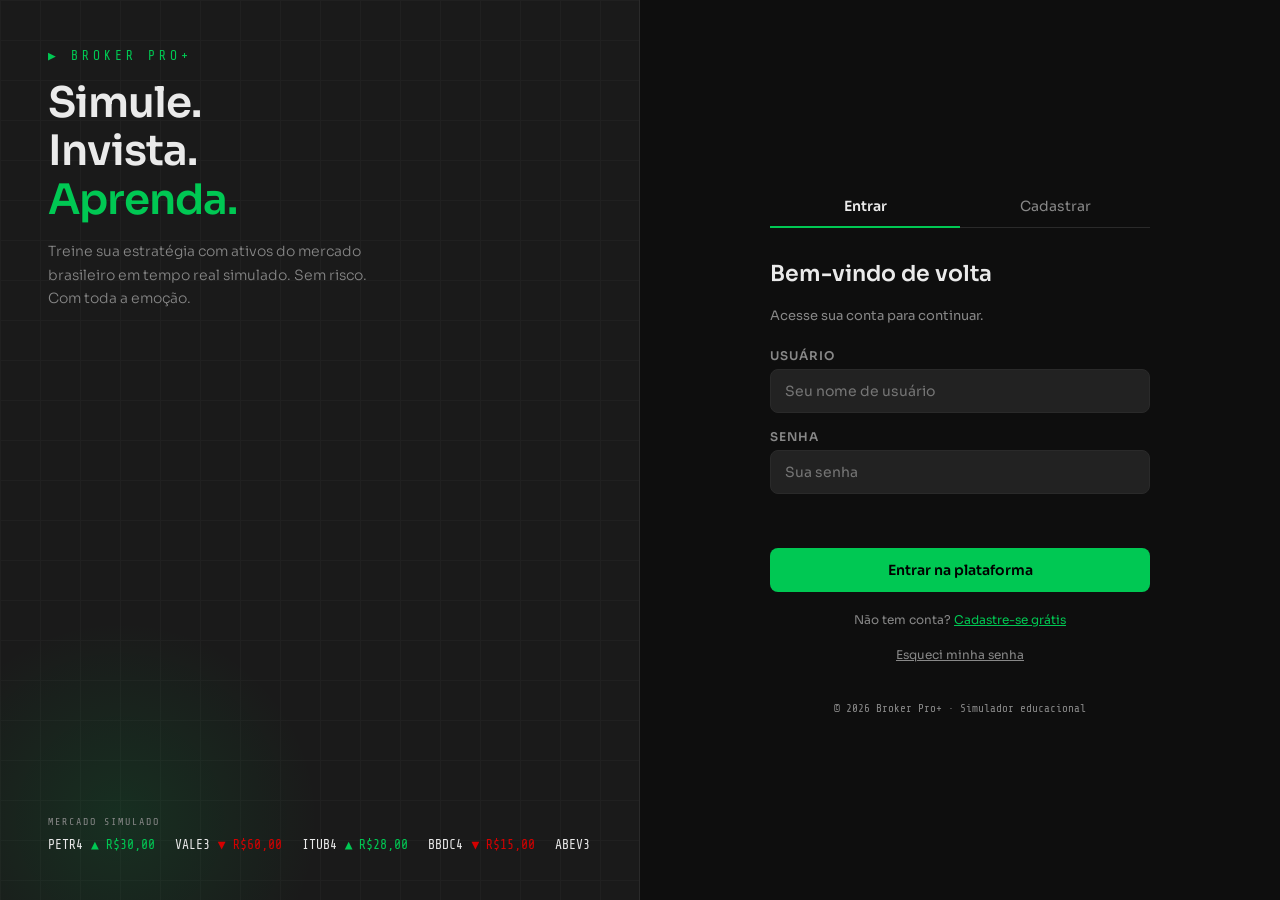
<file: login.html>
<!DOCTYPE html>
<html lang="pt-BR">
<head>
  <meta charset="UTF-8">
  <meta name="viewport" content="width=device-width, initial-scale=1.0">
  <title>Broker Pro+ | Acesso</title>
  <link rel="stylesheet" href="css/style.css">
  <script src="js/script.js" defer></script>
</head>
<body class="login-body">
  <div class="panel-left">
    <div class="brand">
      <p class="brand-logo">▶ Broker Pro+</p>
      <h1 class="brand-title">Simule.<br>Invista.<br><span>Aprenda.</span></h1>
      <p class="brand-sub">
        Treine sua estratégia com ativos do mercado brasileiro em tempo real simulado.
        Sem risco. Com toda a emoção.
      </p>
    </div>
    <div class="ticker-wrap">
      <p class="ticker-label">MERCADO SIMULADO</p>
      <div class="ticker-row" id="tickerRow">
        <span class="ticker-item"><span class="ticker-name">PETR4</span><span class="ticker-up">▲ R$30,00</span></span>
        <span class="ticker-item"><span class="ticker-name">VALE3</span><span class="ticker-dn">▼ R$60,00</span></span>
        <span class="ticker-item"><span class="ticker-name">ITUB4</span><span class="ticker-up">▲ R$28,00</span></span>
        <span class="ticker-item"><span class="ticker-name">BBDC4</span><span class="ticker-dn">▼ R$15,00</span></span>
        <span class="ticker-item"><span class="ticker-name">ABEV3</span><span class="ticker-up">▲ R$13,00</span></span>
        <span class="ticker-item"><span class="ticker-name">WEGE3</span><span class="ticker-up">▲ R$40,00</span></span>
        <span class="ticker-item"><span class="ticker-name">MGLU3</span><span class="ticker-dn">▼ R$ 5,00</span></span>
        <span class="ticker-item"><span class="ticker-name">PETR4</span><span class="ticker-up">▲ R$30,00</span></span>
        <span class="ticker-item"><span class="ticker-name">VALE3</span><span class="ticker-dn">▼ R$60,00</span></span>
        <span class="ticker-item"><span class="ticker-name">ITUB4</span><span class="ticker-up">▲ R$28,00</span></span>
        <span class="ticker-item"><span class="ticker-name">BBDC4</span><span class="ticker-dn">▼ R$15,00</span></span>
        <span class="ticker-item"><span class="ticker-name">ABEV3</span><span class="ticker-up">▲ R$13,00</span></span>
        <span class="ticker-item"><span class="ticker-name">WEGE3</span><span class="ticker-up">▲ R$40,00</span></span>
        <span class="ticker-item"><span class="ticker-name">MGLU3</span><span class="ticker-dn">▼ R$ 5,00</span></span>
      </div>
    </div>
  </div>

  <div class="panel-right">
    <div class="form-container">

      <!-- Login / Cadastrar -->
      <div class="tabs" id="mainTabs">
        <button class="tab-btn active" data-target="login">Entrar</button>
        <button class="tab-btn" data-target="register">Cadastrar</button>
      </div>

      <!-- PAINEL: Login -->
      <div class="form-panel active" id="panel-login">
        <p class="form-title">Bem-vindo de volta</p>
        <p class="form-subtitle">Acesse sua conta para continuar.</p>
        <div class="field-group">
          <label for="login-user">Usuário</label>
          <input type="text" id="login-user" placeholder="Seu nome de usuário" autocomplete="username">
        </div>
        <div class="field-group">
          <label for="login-pass">Senha</label>
          <input type="password" id="login-pass" placeholder="Sua senha" autocomplete="current-password">
        </div>
        <p class="msg" id="msg-login"></p>
        <button id="btn-do-login" class="btn-primary">Entrar na plataforma</button>
        <p class="alt-link">
          Não tem conta?
          <button id="link-to-register">Cadastre-se grátis</button>
        </p>
        <p class="alt-link">
          <button id="link-to-forgot" class="forgot-link">Esqueci minha senha</button>
        </p>
      </div>

      <!-- PAINEL: Cadastro -->
      <div class="form-panel" id="panel-register">
        <p class="form-title">Criar conta</p>
        <p class="form-subtitle">Você começa com R$ 10.000,00 de saldo virtual.</p>
        <div class="field-group">
          <label for="reg-user">Usuário</label>
          <input type="text" id="reg-user" placeholder="Escolha um nome de usuário" autocomplete="username">
        </div>
        <div class="field-group">
          <label for="reg-pass">Senha</label>
          <input type="password" id="reg-pass" placeholder="Mínimo 6 caracteres" autocomplete="new-password">
        </div>
        <div class="field-group">
          <label for="reg-question">Pergunta de segurança</label>
          <select id="reg-question" class="field-select">
            <option value="">Escolha uma pergunta…</option>
            <option value="Qual o nome do seu primeiro animal de estimação?">Qual o nome do seu primeiro animal de estimação?</option>
            <option value="Qual a cidade onde você nasceu?">Qual a cidade onde você nasceu?</option>
            <option value="Qual o nome da sua mãe?">Qual o nome da sua mãe?</option>
            <option value="Qual foi sua primeira escola?">Qual foi sua primeira escola?</option>
            <option value="Qual o modelo do seu primeiro carro?">Qual o modelo do seu primeiro carro?</option>
          </select>
        </div>
        <div class="field-group">
          <label for="reg-answer">Resposta</label>
          <input type="text" id="reg-answer" placeholder="Sua resposta (guarde bem)" autocomplete="off">
        </div>
        <p class="msg" id="msg-register"></p>
        <button id="btn-do-register" class="btn-primary">Criar minha conta</button>
        <p class="alt-link">
          Já tem conta?
          <button id="link-to-login">Fazer login</button>
        </p>
      </div>

      <!-- PAINEL: Esqueci minha senha (passo 1 - verificar usuário + resposta) -->
      <div class="form-panel" id="panel-forgot">
        <button class="back-btn" id="link-back-to-login">← Voltar ao login</button>
        <p class="form-title">Recuperar senha</p>
        <p class="form-subtitle">Informe seu usuário e responda à pergunta de segurança para redefinir sua senha.</p>

        <!-- passo 1 -->
        <div id="forgot-step1">
          <div class="field-group">
            <label for="forgot-user">Usuário</label>
            <input type="text" id="forgot-user" placeholder="Seu nome de usuário" autocomplete="username">
          </div>
          <p class="msg" id="msg-forgot-step1"></p>
          <button id="btn-forgot-step1" class="btn-primary">Continuar</button>
        </div>

        <!-- passo 2 (oculto até verificar usuário) -->
        <div id="forgot-step2" style="display:none; flex-direction:column; gap:14px;">
          <div class="security-question-box">
            <p class="sq-label">Pergunta de segurança</p>
            <p class="sq-text" id="forgot-question-text">—</p>
          </div>
          <div class="field-group">
            <label for="forgot-answer">Sua resposta</label>
            <input type="text" id="forgot-answer" placeholder="Responda aqui" autocomplete="off">
          </div>
          <div class="field-group">
            <label for="forgot-newpass">Nova senha</label>
            <input type="password" id="forgot-newpass" placeholder="Mínimo 6 caracteres" autocomplete="new-password">
          </div>
          <div class="field-group">
            <label for="forgot-confirm">Confirmar nova senha</label>
            <input type="password" id="forgot-confirm" placeholder="Repita a nova senha" autocomplete="new-password">
          </div>
          <p class="msg" id="msg-forgot-step2"></p>
          <button id="btn-forgot-step2" class="btn-primary">Redefinir senha</button>
        </div>
      </div>

      <p class="credit">© 2026 Broker Pro+ · Simulador educacional</p>
    </div>
  </div>
</body>
</html>
</file>
<file: css/style.css>
@import url('https://fonts.googleapis.com/css2?family=Share+Tech+Mono&family=Sora:wght@300;400;600&display=swap');

/* RESET E VARIÁVEIS */
*, *::before, *::after { box-sizing: border-box; margin: 0; padding: 0; }

:root {
  --bg:           #0e0e0e;
  --surface:      #1a1a1a;
  --card:         #222222;
  --border:       #2a2a2a;
  --border-hover: #3a3a3a;
  --accent:       #00c853;
  --accent-d:     #00963e;
  --danger:       #d50000;
  --danger-d:     #b30000;
  --text:         #eaeaea;
  --text-muted:   #888;
  --muted:        #888;
  --mono:         'Share Tech Mono', monospace;
  --sans:         'Sora', sans-serif;
}

/* DASHBOARD */
.dashboard-body {
  font-family: var(--sans);
  background: var(--bg);
  color: var(--text);
  height: 100vh;
  display: flex;
  flex-direction: column;
  overflow: hidden;
}

.text-success { color: var(--accent) !important; }
.text-danger  { color: var(--danger) !important; }
.text-muted   { color: var(--text-muted); font-size: 13px; }
.font-mono    { font-family: var(--mono); }

button { font-family: var(--sans); cursor: pointer; transition: all 0.2s; }
.btn-buy, .btn-sell, .btn-icon { border: none; border-radius: 4px; font-weight: 600; padding: 6px 12px; font-size: 12px; }
.btn-buy  { background: var(--accent); color: #000; }
.btn-buy:hover  { background: var(--accent-d); }
.btn-sell { background: var(--danger); color: #fff; }
.btn-sell:hover { background: var(--danger-d); }
.btn-icon { background: var(--card); border: 1px solid var(--border); color: var(--text); padding: 6px 8px; }
.btn-icon:hover { border-color: var(--accent); color: var(--accent); }
.btn-outline { background: transparent; border: 1px solid var(--border); color: var(--text); border-radius: 6px; padding: 6px 16px; }
.btn-outline:hover { background: var(--card); border-color: var(--text); }

/* Topbar */
.topbar {
  display: flex;
  justify-content: space-between;
  align-items: center;
  background: var(--surface);
  padding: 12px 24px;
  border-bottom: 1px solid var(--border);
  height: 60px;
}
.user-controls { display: flex; align-items: center; gap: 20px; }
.market-selector select {
  background: var(--card); color: var(--text);
  border: 1px solid var(--border); padding: 4px 8px;
  border-radius: 4px; font-family: var(--sans); outline: none;
}

/* Badge de usuário */
.user-badge {
  font-weight: 600;
  color: var(--accent);
  font-size: 14px;
  display: flex;
  align-items: center;
  gap: 6px;
  text-decoration: none;
  padding: 4px 10px;
  border-radius: 6px;
  border: 1px solid transparent;
  transition: border-color 0.2s, background 0.2s;
}
.user-badge:hover {
  border-color: var(--accent);
  background: rgba(0,200,83,0.06);
}

/* KPIs */
.kpi-banner {
  display: grid;
  grid-template-columns: repeat(auto-fit, minmax(200px, 1fr));
  gap: 16px;
  padding: 16px 24px;
  background: var(--bg);
}
.kpi-card {
  background: var(--surface);
  border: 1px solid var(--border);
  border-radius: 8px;
  padding: 16px;
  display: flex; flex-direction: column; gap: 8px;
}
.kpi-label { font-size: 12px; color: var(--text-muted); text-transform: uppercase; letter-spacing: 1px; }
.kpi-value { font-family: var(--mono); font-size: 24px; font-weight: 600; }

/* Main Grid */
.dashboard-grid {
  display: grid;
  grid-template-columns: 320px 1fr 280px;
  gap: 16px;
  padding: 0 24px 24px 24px;
  flex: 1;
  overflow: hidden;
}
.panel {
  background: var(--surface);
  border: 1px solid var(--border);
  border-radius: 8px;
  display: flex; flex-direction: column;
  overflow: hidden;
}
.panel-header {
  padding: 12px 16px;
  border-bottom: 1px solid var(--border);
  background: rgba(0,0,0,0.2);
  display: flex; justify-content: space-between; align-items: center;
}
.panel-header h2 { font-size: 14px; font-weight: 600; text-transform: uppercase; letter-spacing: 0.5px; }
.center-column { display: flex; flex-direction: column; gap: 16px; overflow: hidden; }

.ativos-list, .history-list, .table-responsive { flex: 1; overflow-y: auto; padding: 12px; }
::-webkit-scrollbar       { width: 6px; height: 6px; }
::-webkit-scrollbar-track { background: var(--bg); }
::-webkit-scrollbar-thumb { background: var(--border); border-radius: 3px; }
::-webkit-scrollbar-thumb:hover { background: var(--text-muted); }

.ativo-item {
  background: var(--card);
  border: 1px solid var(--border);
  border-radius: 6px;
  padding: 12px; margin-bottom: 8px;
  display: flex; flex-direction: column; gap: 8px;
  transition: border-color 0.2s;
}
.ativo-item:hover { border-color: var(--border-hover); }
.ativo-header { display: flex; justify-content: space-between; align-items: center; }
.ativo-nome   { font-weight: 600; font-size: 14px; }
.ativo-preco  { font-family: var(--mono); font-size: 16px; font-weight: 600; }
.ativo-actions { display: flex; gap: 6px; align-items: center; }
.ativo-actions input {
  width: 60px; background: var(--bg); border: 1px solid var(--border);
  color: var(--text); padding: 6px; border-radius: 4px;
  text-align: center; font-family: var(--mono); outline: none;
}
.ativo-actions input:focus { border-color: var(--accent); }

.chart-panel     { flex: 2; }
.canvas-container { padding: 16px; height: 100%; width: 100%; position: relative; }

.portfolio-panel { flex: 1; }
.portfolio-table { width: 100%; border-collapse: collapse; text-align: left; }
.portfolio-table th,
.portfolio-table td { padding: 10px; border-bottom: 1px solid var(--border); font-size: 13px; }
.portfolio-table th { color: var(--text-muted); font-weight: 600; text-transform: uppercase; font-size: 11px; }
.portfolio-table td.font-mono { font-size: 14px; }

.history-item {
  font-size: 12px; padding: 8px 10px;
  border-left: 2px solid var(--border);
  background: var(--card); margin-bottom: 6px;
  border-radius: 0 4px 4px 0;
  font-family: var(--mono);
}
.history-item.compra { border-left-color: var(--accent); }
.history-item.venda  { border-left-color: var(--danger); }

@media (max-width: 1024px) {
  .dashboard-grid { grid-template-columns: 280px 1fr; overflow-y: auto; }
  .history-panel  { grid-column: 1 / -1; height: 250px; }
  .dashboard-body { height: auto; overflow-y: auto; }
}
@media (max-width: 768px) {
  .dashboard-grid { grid-template-columns: 1fr; }
  .topbar { flex-direction: column; height: auto; gap: 12px; padding: 16px; }
  .user-controls { width: 100%; justify-content: space-between; flex-wrap: wrap; }
}

/* LOGIN */
.login-body {
  font-family: var(--sans);
  background: var(--bg);
  color: var(--text);
  min-height: 100vh;
  display: grid;
  grid-template-columns: 1fr 1fr;
}
.login-body .panel-left {
  background: var(--surface);
  border-right: 1px solid var(--border);
  display: flex; flex-direction: column;
  justify-content: space-between;
  padding: 48px;
  position: relative; overflow: hidden;
}
.login-body .panel-left::before {
  content: '';
  position: absolute; inset: 0;
  background-image:
    linear-gradient(var(--border) 1px, transparent 1px),
    linear-gradient(90deg, var(--border) 1px, transparent 1px);
  background-size: 40px 40px; opacity: 0.4;
}
.login-body .panel-left::after {
  content: '';
  position: absolute; bottom: -120px; left: -80px;
  width: 400px; height: 400px; border-radius: 50%;
  background: radial-gradient(circle, rgba(0,200,83,0.12) 0%, transparent 70%);
  pointer-events: none;
}
.brand { position: relative; z-index: 1; }
.brand-logo {
  font-family: var(--mono); font-size: 13px; color: var(--accent);
  letter-spacing: 4px; text-transform: uppercase; margin-bottom: 16px;
}
.brand-title { font-size: 42px; font-weight: 600; line-height: 1.15; letter-spacing: -1px; }
.brand-title span { color: var(--accent); }
.brand-sub {
  margin-top: 16px; font-size: 14px; font-weight: 300;
  color: var(--muted); line-height: 1.7; max-width: 320px;
}
.ticker-wrap { position: relative; z-index: 1; overflow: hidden; }
.ticker-label {
  font-family: var(--mono); font-size: 10px; color: var(--muted);
  letter-spacing: 2px; margin-bottom: 10px;
}
.ticker-row {
  display: flex; gap: 20px;
  animation: ticker-scroll 18s linear infinite;
  white-space: nowrap;
}
@keyframes ticker-scroll {
  0%   { transform: translateX(0); }
  100% { transform: translateX(-50%); }
}
.ticker-item { font-family: var(--mono); font-size: 13px; display: flex; align-items: center; gap: 8px; flex-shrink: 0; }
.ticker-name { color: var(--text); }
.ticker-up   { color: var(--accent); }
.ticker-dn   { color: var(--danger); }

.login-body .panel-right {
  display: flex; flex-direction: column;
  justify-content: center; align-items: center;
  padding: 48px 64px;
}
.form-container { width: 100%; max-width: 380px; }

.tabs {
  display: flex; gap: 0; margin-bottom: 32px;
  border-bottom: 1px solid var(--border);
}
.tab-btn {
  flex: 1; background: none; border: none;
  color: var(--muted); font-family: var(--sans);
  font-size: 14px; font-weight: 400; padding: 12px;
  cursor: pointer; position: relative; transition: color 0.2s;
}
.tab-btn::after {
  content: ''; position: absolute; bottom: -1px; left: 0; right: 0;
  height: 2px; background: var(--accent);
  transform: scaleX(0); transition: transform 0.25s;
}
.tab-btn.active { color: var(--text); font-weight: 600; }
.tab-btn.active::after { transform: scaleX(1); }

.form-panel { display: none; flex-direction: column; gap: 16px; animation: fade-in 0.25s ease; }
.form-panel.active { display: flex; }
@keyframes fade-in {
  from { opacity: 0; transform: translateY(8px); }
  to   { opacity: 1; transform: translateY(0); }
}
.form-title    { font-size: 22px; font-weight: 600; margin-bottom: 4px; }
.form-subtitle { font-size: 13px; color: var(--muted); margin-bottom: 8px; }

.field-group { display: flex; flex-direction: column; gap: 6px; }
.field-group label {
  font-size: 12px; font-weight: 600; letter-spacing: 1px;
  text-transform: uppercase; color: var(--muted);
}
.field-group input,
.field-select {
  background: var(--card); border: 1px solid var(--border);
  border-radius: 8px; color: var(--text);
  font-family: var(--sans); font-size: 14px;
  padding: 12px 14px; width: 100%;
  transition: border-color 0.2s, box-shadow 0.2s; outline: none;
  appearance: none;
}
.field-group input:focus,
.field-select:focus {
  border-color: var(--accent);
  box-shadow: 0 0 0 3px rgba(0,200,83,0.12);
}

.btn-primary {
  background: var(--accent); color: #000;
  font-family: var(--sans); font-size: 14px; font-weight: 600;
  border: none; border-radius: 8px; padding: 13px;
  cursor: pointer; width: 100%;
  transition: background 0.2s, transform 0.1s; margin-top: 4px;
}
.btn-primary:hover  { background: var(--accent-d); }
.btn-primary:active { transform: scale(0.98); }

.msg {
  font-size: 13px; min-height: 18px; text-align: center;
  border-radius: 6px; padding: 6px 0;
  opacity: 0; transition: opacity 0.3s;
}
.msg.visible { opacity: 1; }
.msg.ok  { color: var(--accent); }
.msg.err { color: var(--danger); }

.alt-link { text-align: center; font-size: 12px; color: var(--muted); margin-top: 4px; }
.alt-link button {
  background: none; border: none; color: var(--accent);
  font-family: var(--sans); font-size: 12px;
  cursor: pointer; text-decoration: underline;
}

/* Link "esqueci minha senha" */
.forgot-link {
  color: var(--text-muted) !important;
  font-size: 12px !important;
}
.forgot-link:hover { color: var(--accent) !important; }

/* Botão voltar no painel "esqueci" */
.back-btn {
  background: none; border: none;
  color: var(--text-muted); font-family: var(--sans);
  font-size: 13px; cursor: pointer;
  padding: 0; text-align: left;
  transition: color 0.2s;
  margin-bottom: 4px;
}
.back-btn:hover { color: var(--accent); }

/* Caixa de pergunta de segurança */
.security-question-box {
  background: var(--card);
  border: 1px solid var(--border);
  border-left: 3px solid var(--accent);
  border-radius: 8px;
  padding: 14px 16px;
}
.sq-label { font-size: 11px; color: var(--text-muted); text-transform: uppercase; letter-spacing: 1px; margin-bottom: 6px; }
.sq-text  { font-size: 14px; color: var(--text); line-height: 1.5; }

.credit {
  margin-top: 40px; font-family: var(--mono); font-size: 11px;
  color: var(--muted); text-align: center;
}

@media (max-width: 720px) {
  .login-body { grid-template-columns: 1fr; }
  .login-body .panel-left { display: none; }
  .login-body .panel-right { padding: 40px 24px; }
}

 /* PROFILE */
.profile-body {
  font-family: var(--sans);
  background: var(--bg);
  color: var(--text);
  min-height: 100vh;
  display: flex;
  flex-direction: column;
}

/* TOPBAR (reusa do dashboard) */
.topbar {
  display: flex;
  justify-content: space-between;
  align-items: center;
  background: var(--surface);
  padding: 12px 24px;
  border-bottom: 1px solid var(--border);
  height: 60px;
}
.topbar-left { display: flex; align-items: center; gap: 16px; }
.brand-logo { font-family: var(--mono); font-size: 13px; color: var(--accent); letter-spacing: 4px; }
.breadcrumb { font-size: 13px; color: var(--text-muted); }
.breadcrumb a { color: var(--text-muted); text-decoration: none; }
.breadcrumb a:hover { color: var(--accent); }
.breadcrumb span { color: var(--text); margin-left: 4px; }
.user-controls { display: flex; align-items: center; gap: 16px; }
.user-badge { font-weight: 600; color: var(--accent); font-size: 14px; }

/* HERO PERFIL */
.profile-hero {
  background: linear-gradient(135deg, var(--surface) 0%, #111 100%);
  border-bottom: 1px solid var(--border);
  padding: 40px 40px 32px;
  display: flex;
  align-items: center;
  gap: 28px;
  position: relative;
  overflow: hidden;
}
.profile-hero::before {
  content: '';
  position: absolute;
  inset: 0;
  background-image:
    linear-gradient(var(--border) 1px, transparent 1px),
    linear-gradient(90deg, var(--border) 1px, transparent 1px);
  background-size: 40px 40px;
  opacity: 0.2;
  pointer-events: none;
}
.profile-hero::after {
  content: '';
  position: absolute;
  top: -80px; right: -80px;
  width: 300px; height: 300px;
  border-radius: 50%;
  background: radial-gradient(circle, rgba(0,200,83,0.08) 0%, transparent 70%);
  pointer-events: none;
}
.avatar-ring {
  position: relative;
  z-index: 1;
  width: 80px; height: 80px;
  border-radius: 50%;
  background: var(--card);
  border: 2px solid var(--accent);
  display: flex; align-items: center; justify-content: center;
  font-size: 32px;
  box-shadow: 0 0 24px rgba(0,200,83,0.2);
  flex-shrink: 0;
}
.profile-info { position: relative; z-index: 1; }
.profile-username {
  font-size: 26px; font-weight: 600; letter-spacing: -0.5px;
  margin-bottom: 4px;
}
.profile-username span { color: var(--accent); }
.profile-meta {
  font-family: var(--mono);
  font-size: 12px;
  color: var(--text-muted);
  display: flex; gap: 20px;
}
.profile-meta-item { display: flex; align-items: center; gap: 6px; }
.profile-stat-pills {
  margin-left: auto;
  position: relative; z-index: 1;
  display: flex; gap: 12px;
}
.stat-pill {
  background: var(--card);
  border: 1px solid var(--border);
  border-radius: 8px;
  padding: 14px 20px;
  text-align: center;
  min-width: 110px;
}
.stat-pill-label { font-size: 11px; color: var(--text-muted); text-transform: uppercase; letter-spacing: 1px; margin-bottom: 6px; }
.stat-pill-value { font-family: var(--mono); font-size: 18px; font-weight: 600; }

/* MAIN GRID */
.profile-grid {
  display: grid;
  grid-template-columns: 340px 1fr;
  gap: 20px;
  padding: 24px 40px 40px;
  flex: 1;
}
.profile-section { display: flex; flex-direction: column; gap: 16px; }

/* CARDS */
.p-card {
  background: var(--surface);
  border: 1px solid var(--border);
  border-radius: 10px;
  overflow: hidden;
}
.p-card-header {
  display: flex; align-items: center; gap: 10px;
  padding: 14px 18px;
  border-bottom: 1px solid var(--border);
  background: rgba(0,0,0,0.15);
}
.p-card-header h3 { font-size: 13px; font-weight: 600; text-transform: uppercase; letter-spacing: 0.5px; }
.p-card-header .card-icon { font-size: 16px; }
.p-card-body { padding: 20px 18px; display: flex; flex-direction: column; gap: 14px; }

/* FIELD */
.p-field { display: flex; flex-direction: column; gap: 6px; }
.p-field label {
  font-size: 11px; font-weight: 600;
  text-transform: uppercase; letter-spacing: 1px;
  color: var(--text-muted);
}
.p-field input {
  background: var(--card);
  border: 1px solid var(--border);
  border-radius: 8px;
  color: var(--text);
  font-family: var(--sans);
  font-size: 14px;
  padding: 11px 14px;
  width: 100%;
  outline: none;
  transition: border-color 0.2s, box-shadow 0.2s;
}
.p-field input:focus {
  border-color: var(--accent);
  box-shadow: 0 0 0 3px rgba(0,200,83,0.1);
}
.p-field input[type="number"] { font-family: var(--mono); }
.p-field-hint { font-size: 12px; color: var(--text-muted); margin-top: 2px; }

/* BUTTONS */
.btn-full { width: 100%; }
.btn-accent {
  background: var(--accent);
  color: #000;
  font-family: var(--sans);
  font-size: 13px; font-weight: 600;
  border: none; border-radius: 8px;
  padding: 11px 18px;
  cursor: pointer;
  transition: background 0.2s, transform 0.1s;
  display: flex; align-items: center; justify-content: center; gap: 6px;
}
.btn-accent:hover { background: var(--accent-d); }
.btn-accent:active { transform: scale(0.98); }
.btn-danger {
  background: transparent;
  color: var(--danger);
  font-family: var(--sans);
  font-size: 13px; font-weight: 600;
  border: 1px solid var(--danger);
  border-radius: 8px;
  padding: 11px 18px;
  cursor: pointer;
  transition: background 0.2s, transform 0.1s;
  display: flex; align-items: center; justify-content: center; gap: 6px;
}
.btn-danger:hover { background: rgba(213,0,0,0.1); }
.btn-danger:active { transform: scale(0.98); }
.btn-neutral {
  background: var(--card);
  color: var(--text);
  font-family: var(--sans);
  font-size: 13px; font-weight: 600;
  border: 1px solid var(--border);
  border-radius: 8px;
  padding: 11px 18px;
  cursor: pointer;
  transition: background 0.2s, border-color 0.2s, transform 0.1s;
  display: flex; align-items: center; justify-content: center; gap: 6px;
}
.btn-neutral:hover { background: var(--border); border-color: var(--text-muted); }
.btn-neutral:active { transform: scale(0.98); }
.btn-row { display: flex; gap: 8px; }
.btn-row > * { flex: 1; }

.p-msg {
  font-size: 12px; text-align: center;
  border-radius: 6px; padding: 8px 12px;
  opacity: 0; transition: opacity 0.3s;
  font-family: var(--mono);
  min-height: 32px;
}
.p-msg.visible { opacity: 1; }
.p-msg.ok { background: rgba(0,200,83,0.1); color: var(--accent); border: 1px solid rgba(0,200,83,0.2); }
.p-msg.err { background: rgba(213,0,0,0.1); color: var(--danger); border: 1px solid rgba(213,0,0,0.2); }
.p-msg.warn { background: rgba(255,200,0,0.1); color: #ffc800; border: 1px solid rgba(255,200,0,0.2); }

.p-divider {
  border: none; border-top: 1px solid var(--border);
  margin: 4px 0;
}

.stats-grid {
  display: grid;
  grid-template-columns: 1fr 1fr;
  gap: 10px;
}
.stat-block {
  background: var(--card);
  border: 1px solid var(--border);
  border-radius: 8px;
  padding: 14px;
  display: flex; flex-direction: column; gap: 4px;
}
.stat-block-label { font-size: 11px; color: var(--text-muted); text-transform: uppercase; letter-spacing: 1px; }
.stat-block-value { font-family: var(--mono); font-size: 18px; font-weight: 600; }

/* DANGER ZONE */
.danger-zone .p-card-header { border-left: 3px solid var(--danger); }
.danger-zone .p-card-header h3 { color: var(--danger); }

/* PROGRESS BAR */
.progress-wrap { display: flex; flex-direction: column; gap: 6px; }
.progress-label { display: flex; justify-content: space-between; font-size: 12px; color: var(--text-muted); }
.progress-bar-bg {
  height: 6px; background: var(--card); border-radius: 99px; overflow: hidden;
}
.progress-bar-fill {
  height: 100%; border-radius: 99px;
  background: linear-gradient(90deg, var(--accent-d), var(--accent));
  transition: width 0.6s ease;
}

/* MODAL */
.modal-overlay {
  position: fixed; inset: 0;
  background: rgba(0,0,0,0.7);
  display: flex; align-items: center; justify-content: center;
  z-index: 1000;
  opacity: 0; pointer-events: none;
  transition: opacity 0.2s;
}
.modal-overlay.open { opacity: 1; pointer-events: all; }
.modal-box {
  background: var(--surface);
  border: 1px solid var(--border);
  border-radius: 12px;
  padding: 28px;
  width: 100%; max-width: 380px;
  transform: translateY(16px); transition: transform 0.2s;
}
.modal-overlay.open .modal-box { transform: translateY(0); }
.modal-title { font-size: 18px; font-weight: 600; margin-bottom: 8px; }
.modal-subtitle { font-size: 13px; color: var(--text-muted); margin-bottom: 20px; line-height: 1.6; }
.modal-actions { display: flex; gap: 8px; margin-top: 20px; }
.modal-actions > * { flex: 1; }

/* responsivo */
@media (max-width: 900px) {
  .profile-grid { grid-template-columns: 1fr; padding: 16px 20px 32px; }
  .profile-hero { flex-direction: column; align-items: flex-start; gap: 20px; padding: 28px 20px; }
  .profile-stat-pills { margin-left: 0; flex-wrap: wrap; }
  .stat-pill { flex: 1; min-width: 90px; }
}
@media (max-width: 600px) {
  .topbar { flex-direction: column; height: auto; gap: 10px; padding: 14px 20px; }
  .profile-meta { flex-direction: column; gap: 6px; }
}
</file>
